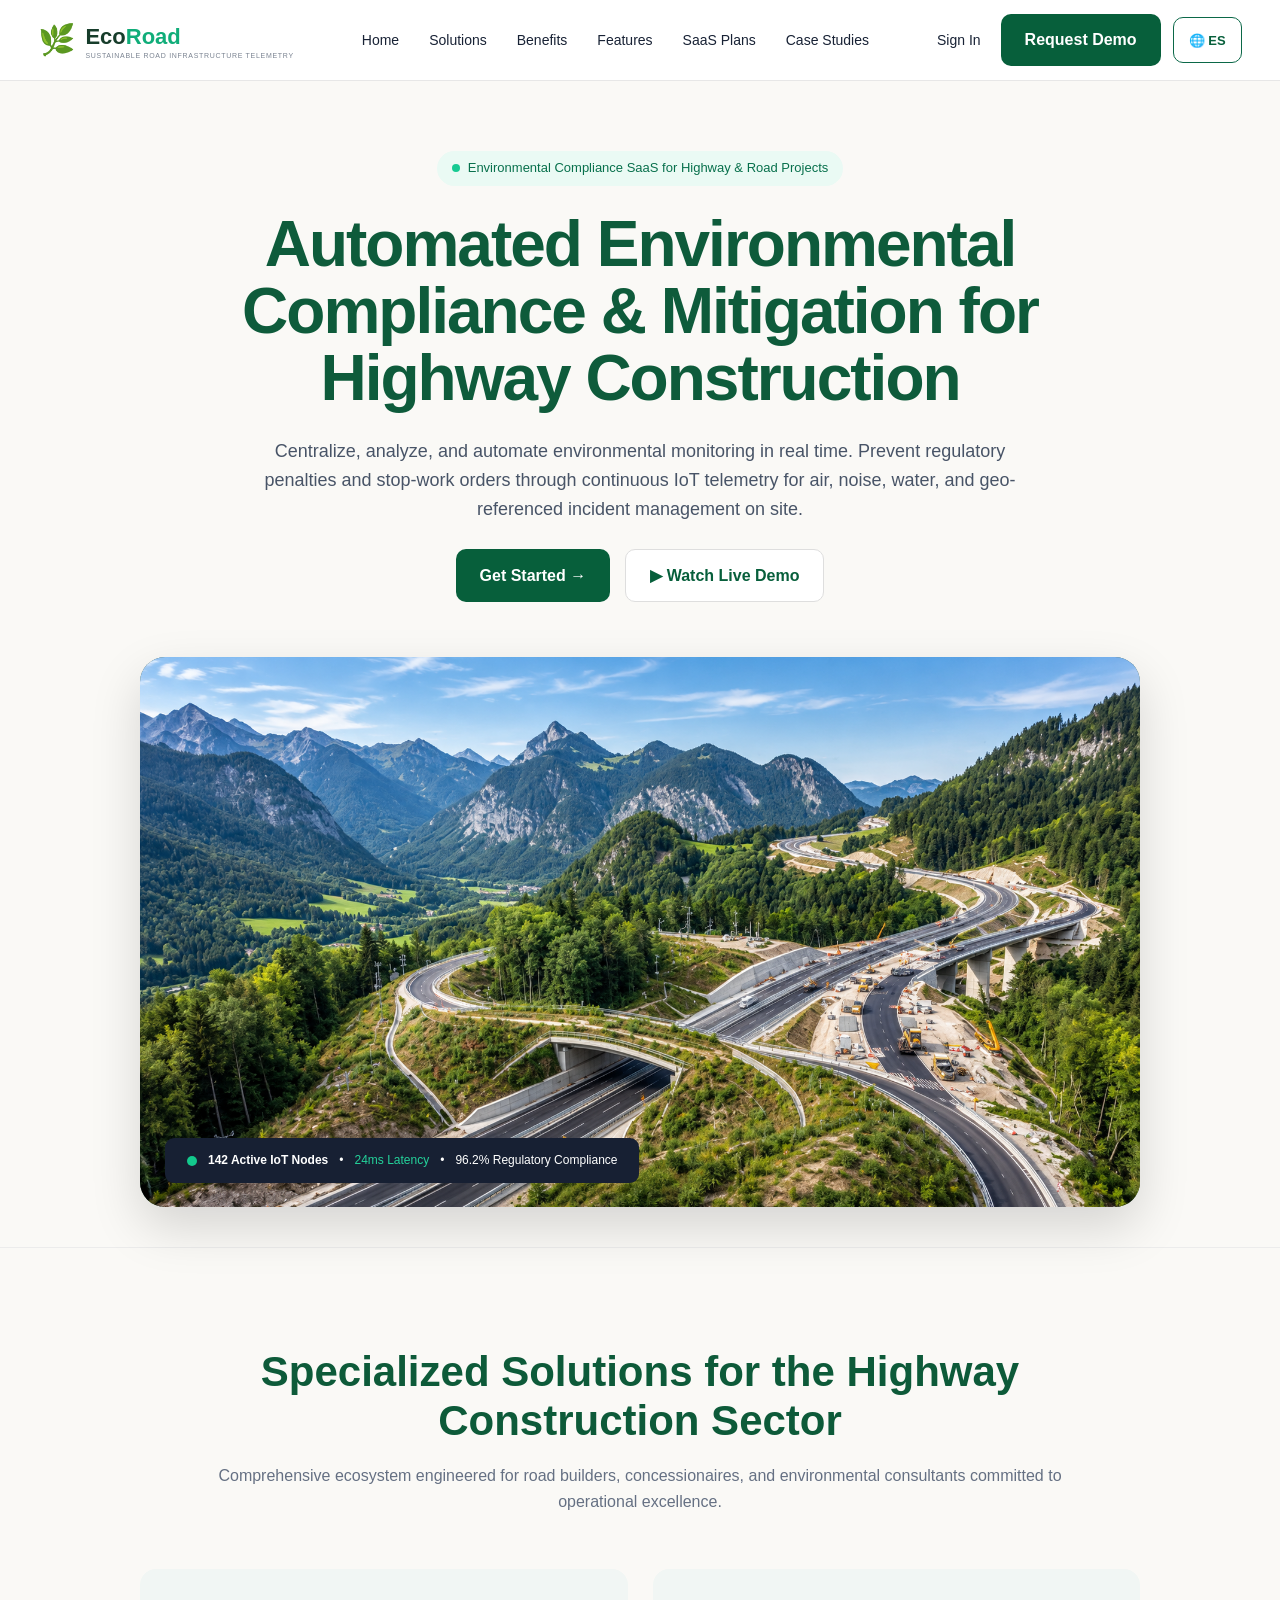
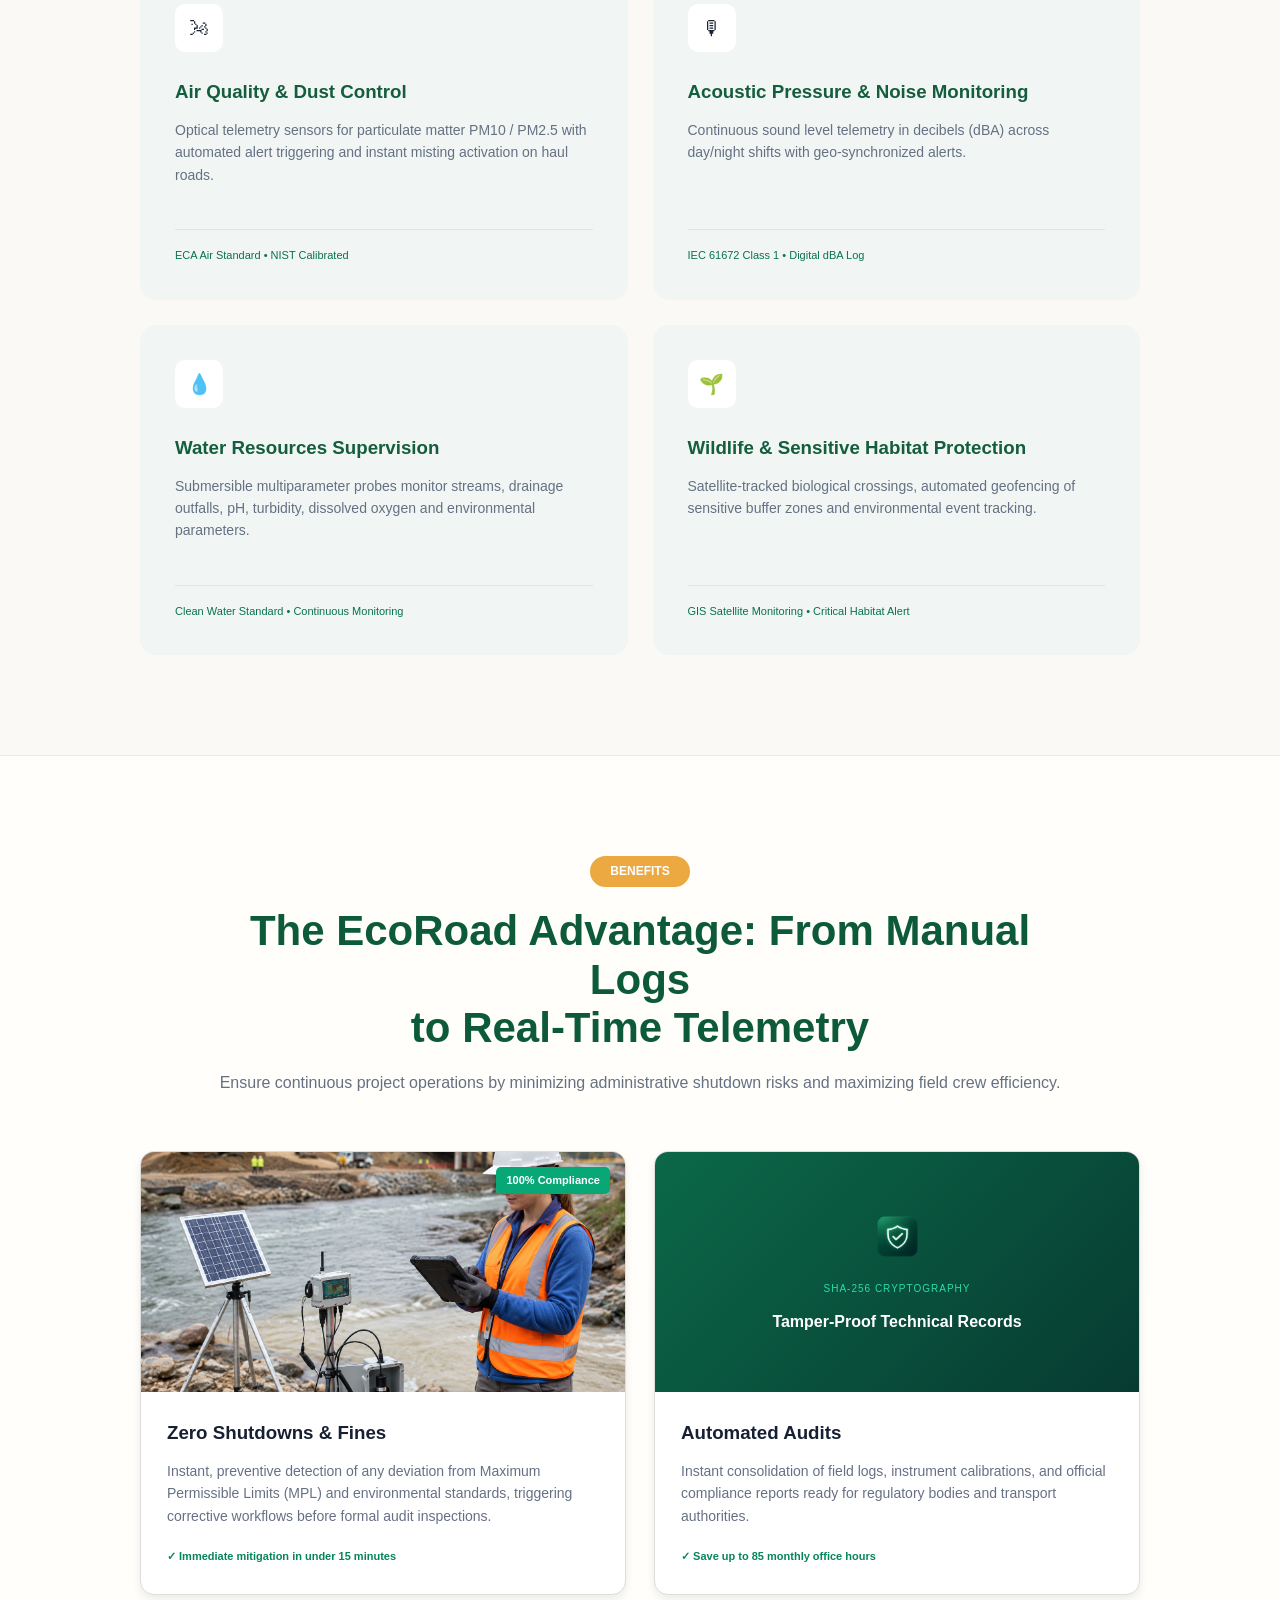
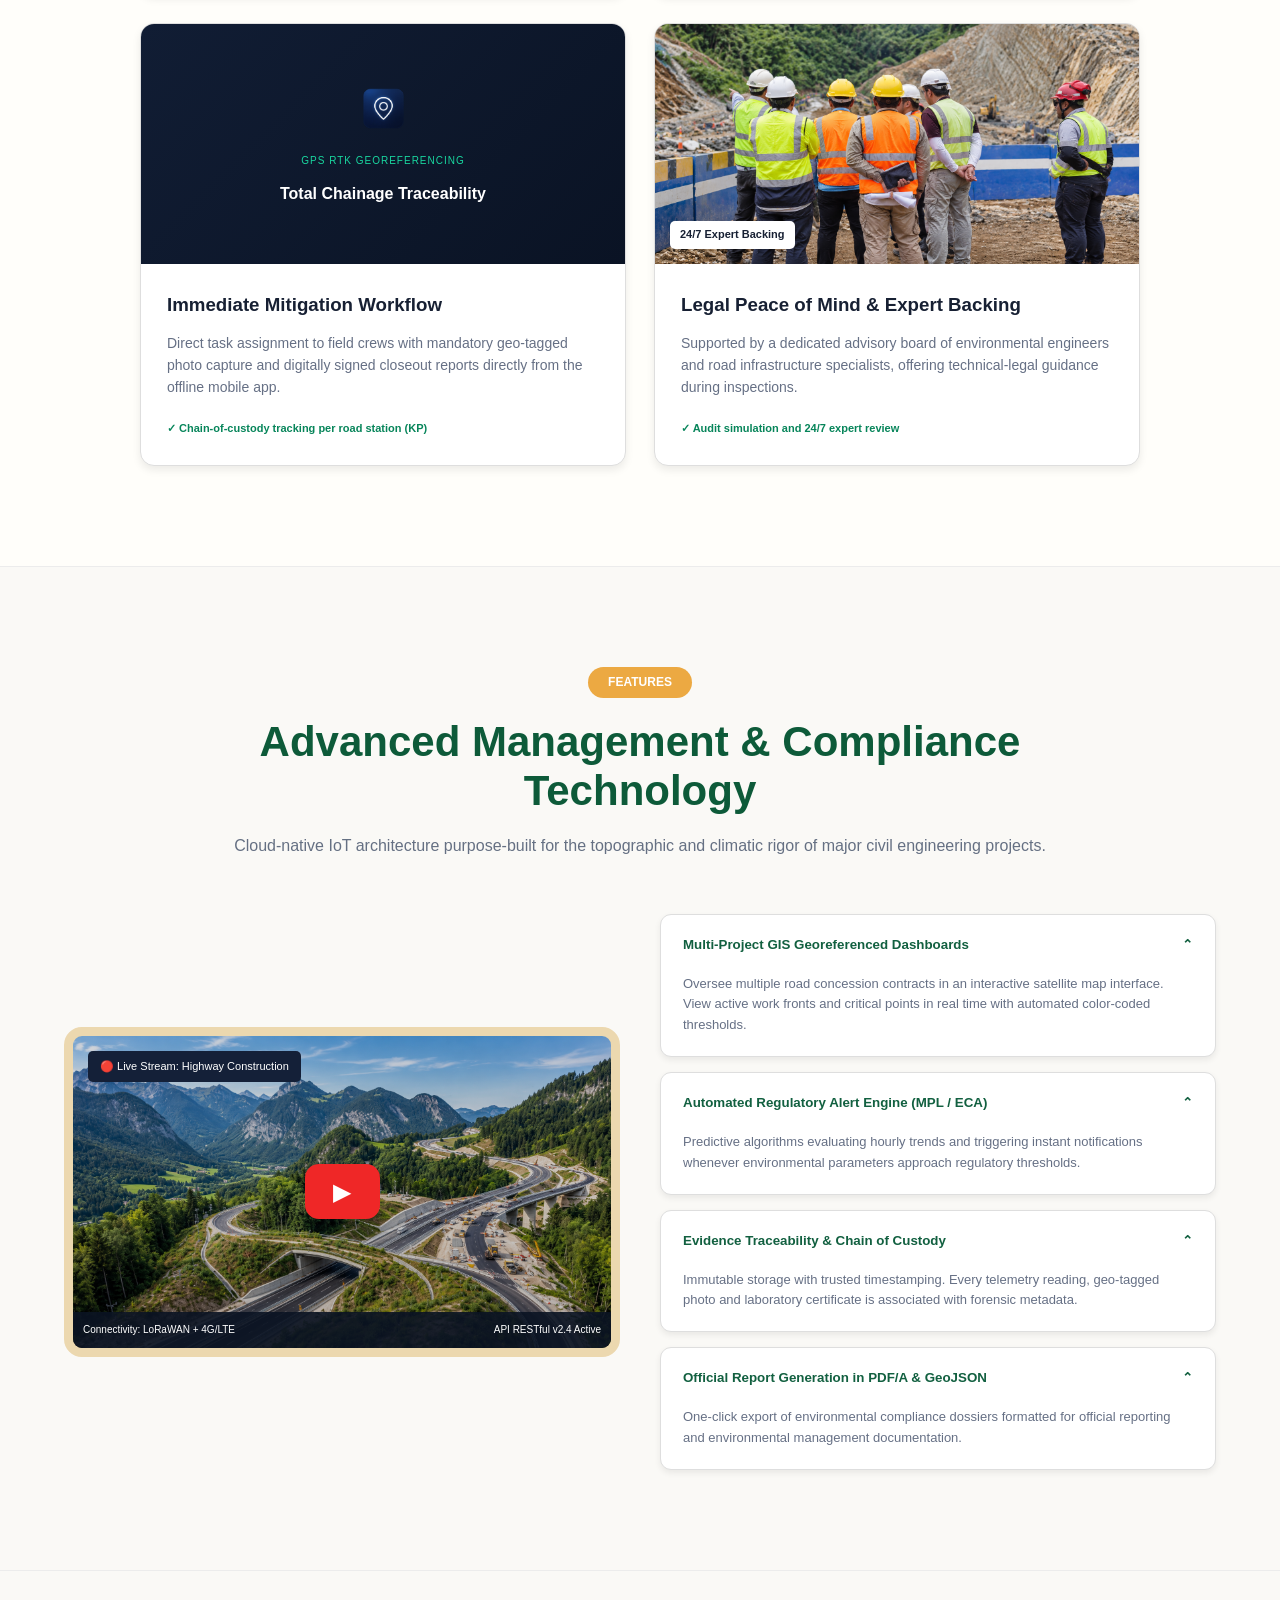
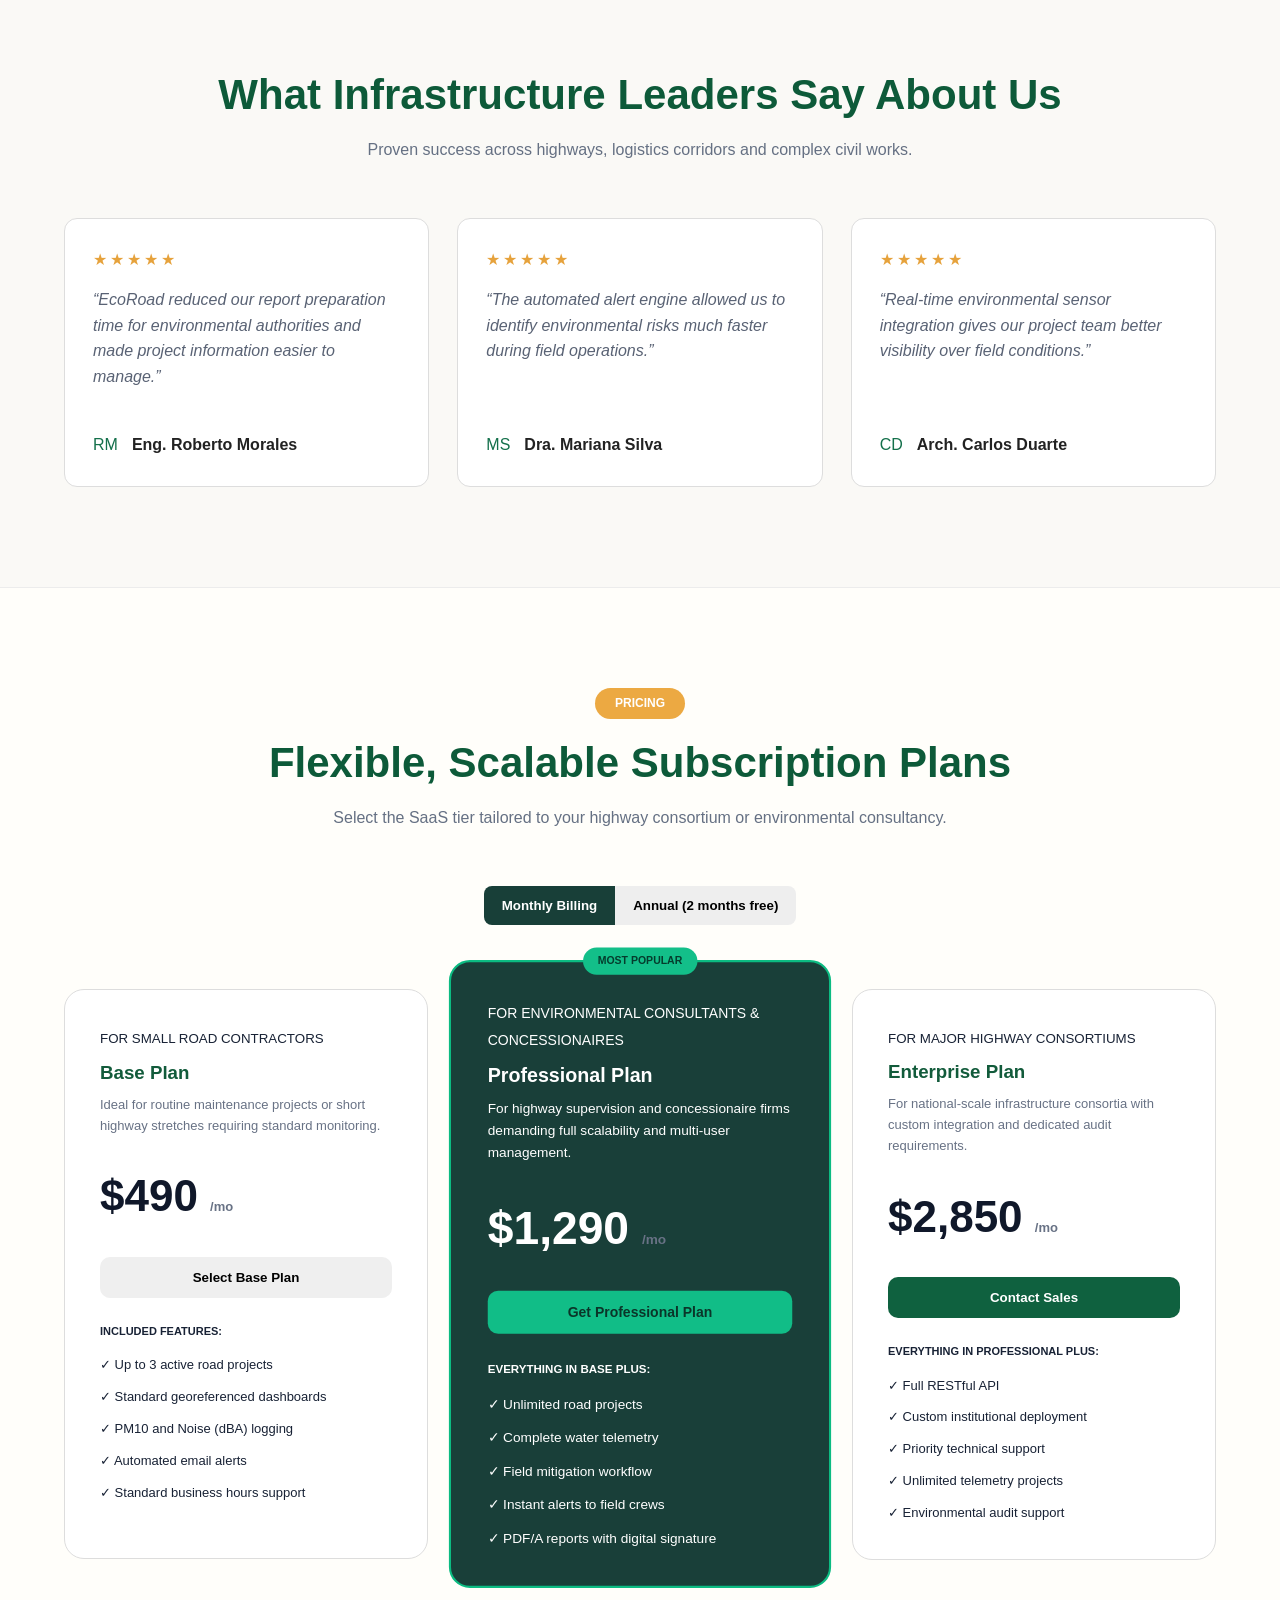
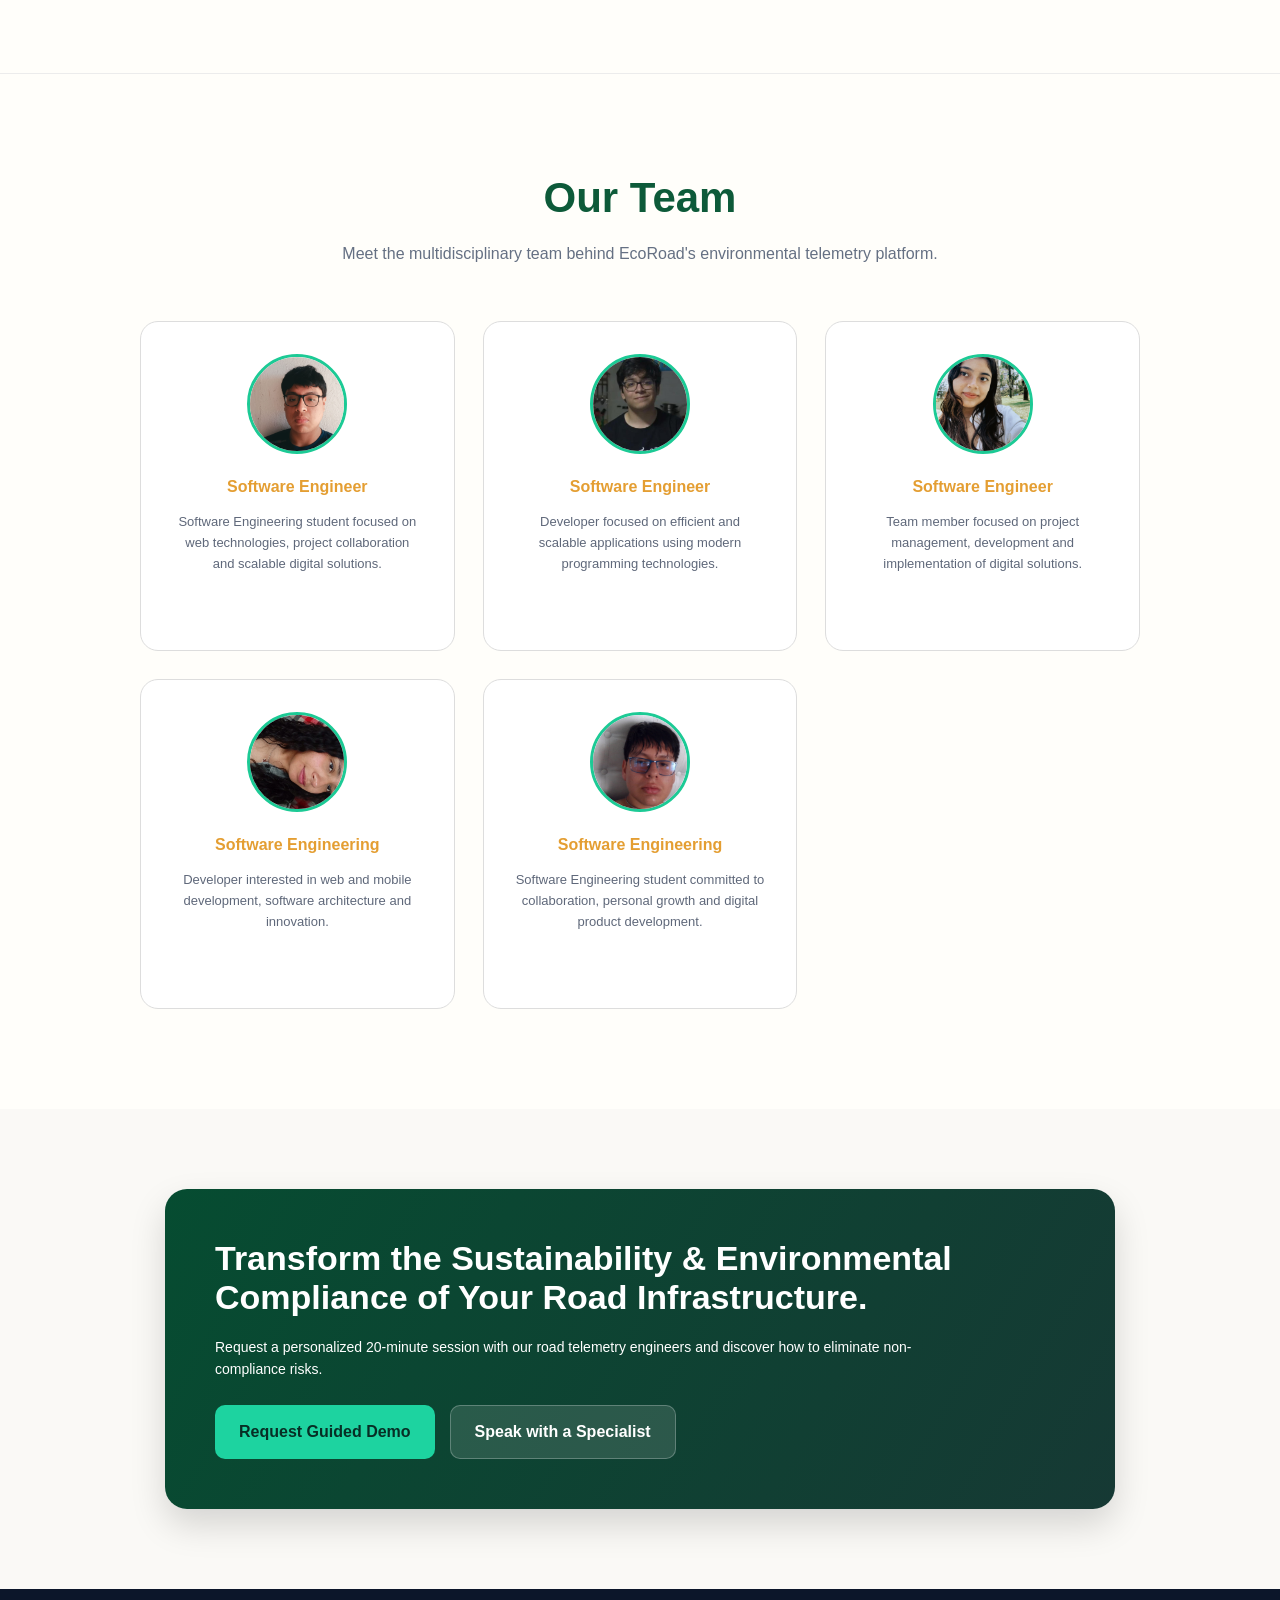
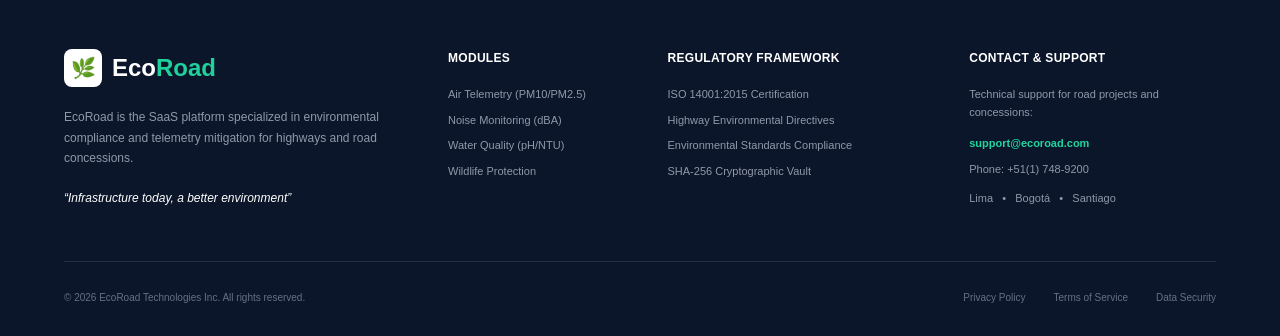
<file: ecoroad-website-main/index.html>
<!DOCTYPE html>
<html lang="en">

<head>

    <meta charset="UTF-8">

    <meta name="viewport"
          content="width=device-width, initial-scale=1.0">

    <title>
        EcoRoad | Environmental Road Monitoring
    </title>

    <link rel="stylesheet"
          href="assets/styles.css">

</head>


<body>


    <!-- ==================================================
         NAVBAR
    =================================================== -->

    <header class="header">

        <nav class="navbar">


            <!-- LOGO -->

            <a href="#home"
               class="logo">

                <div class="logo-icon">
                    🌿
                </div>

                <div>

                    <span class="logo-title">
                        Eco<span>Road</span>
                    </span>

                    <small>
                        SUSTAINABLE ROAD INFRASTRUCTURE TELEMETRY
                    </small>

                </div>

            </a>



            <!-- LINKS -->

            <div class="nav-links">

                <a href="#home">
                    Home
                </a>

                <a href="#solutions">
                    Solutions
                </a>

                <a href="#benefits">
                    Benefits
                </a>

                <a href="#features">
                    Features
                </a>

                <a href="#pricing">
                    SaaS Plans
                </a>

                <a href="#testimonials">
                    Case Studies
                </a>

            </div>



            <!-- ACTIONS -->

           <div class="nav-actions">
            <a href="#contact"
            class="signin"
            id="signInText">
            Sign In
            </a>

            <a href="#contact"
            class="btn btn-dark"
            id="requestDemoText">
            Request Demo
            </a>
            
            <button id="languageToggle"
            class="language-btn">
            🌐 ES
            </button>
            </div>


        </nav>

    </header>





    <main>


        <!-- ==================================================
             HERO
        =================================================== -->

        <section id="home"
                 class="hero">


            <div class="container">


                <div class="hero-badge">

                    <span></span>

                    Environmental Compliance SaaS for Highway & Road Projects

                </div>



                <h1>

                    Automated Environmental

                    <br>

                    Compliance & Mitigation for

                    <br>

                    Highway Construction

                </h1>



                <p class="hero-description">

                    Centralize, analyze, and automate environmental monitoring
                    in real time.

                    Prevent regulatory penalties and stop-work orders through
                    continuous IoT telemetry for air, noise, water, and
                    geo-referenced incident management on site.

                </p>



                <div class="hero-buttons">


                    <a href="#solutions"
                       class="btn btn-primary">

                        Get Started →

                    </a>


                    <a href="#features"
                       class="btn btn-outline">

                        ▶ Watch Live Demo

                    </a>


                </div>



                <div class="hero-image">


                    <img
                        src="assets/images/highway-hero.png"
                        alt="Highway infrastructure project"
                    >


                    <div class="telemetry-bar">


                        <span class="status-dot"></span>


                        <strong>
                            142 Active IoT Nodes
                        </strong>


                        <span>
                            •
                        </span>


                        <span class="green-text">
                            24ms Latency
                        </span>


                        <span>
                            •
                        </span>


                        <span>
                            96.2% Regulatory Compliance
                        </span>


                    </div>


                </div>


            </div>


        </section>





        <!-- ==================================================
             SOLUTIONS
        =================================================== -->

        <section id="solutions"
                 class="section">


            <div class="container">


                <div class="section-header">


                    <h2>

                        Specialized Solutions for the Highway

                        <br>

                        Construction Sector

                    </h2>


                    <p>

                        Comprehensive ecosystem engineered for road builders,
                        concessionaires, and environmental consultants committed
                        to operational excellence.

                    </p>


                </div>



                <div class="solutions-grid">


                    <!-- SOLUTION 1 -->

                    <article class="solution-card">


                        <div class="card-icon">
                            🌬
                        </div>


                        <h3>
                            Air Quality & Dust Control
                        </h3>


                        <p>

                            Optical telemetry sensors for particulate matter
                            PM10 / PM2.5 with automated alert triggering and
                            instant misting activation on haul roads.

                        </p>


                        <div class="card-footer">

                            ECA Air Standard

                            <span>•</span>

                            NIST Calibrated

                        </div>


                    </article>



                    <!-- SOLUTION 2 -->

                    <article class="solution-card">


                        <div class="card-icon">
                            🎙
                        </div>


                        <h3>
                            Acoustic Pressure & Noise Monitoring
                        </h3>


                        <p>

                            Continuous sound level telemetry in decibels (dBA)
                            across day/night shifts with geo-synchronized alerts.

                        </p>


                        <div class="card-footer">

                            IEC 61672 Class 1

                            <span>•</span>

                            Digital dBA Log

                        </div>


                    </article>



                    <!-- SOLUTION 3 -->

                    <article class="solution-card">


                        <div class="card-icon">
                            💧
                        </div>


                        <h3>
                            Water Resources Supervision
                        </h3>


                        <p>

                            Submersible multiparameter probes monitor streams,
                            drainage outfalls, pH, turbidity, dissolved oxygen
                            and environmental parameters.

                        </p>


                        <div class="card-footer">

                            Clean Water Standard

                            <span>•</span>

                            Continuous Monitoring

                        </div>


                    </article>



                    <!-- SOLUTION 4 -->

                    <article class="solution-card">


                        <div class="card-icon">
                            🌱
                        </div>


                        <h3>
                            Wildlife & Sensitive Habitat Protection
                        </h3>


                        <p>

                            Satellite-tracked biological crossings,
                            automated geofencing of sensitive buffer zones
                            and environmental event tracking.

                        </p>


                        <div class="card-footer">

                            GIS Satellite Monitoring

                            <span>•</span>

                            Critical Habitat Alert

                        </div>


                    </article>


                </div>


            </div>


        </section>





        <!-- ==================================================
             BENEFITS
        =================================================== -->

        <section id="benefits"
                 class="section benefits-section">


            <div class="container">


                <div class="section-header">


                    <div class="section-tag">
                        BENEFITS
                    </div>


                    <h2>

                        The EcoRoad Advantage: From Manual Logs

                        <br>

                        to Real-Time Telemetry

                    </h2>


                    <p>

                        Ensure continuous project operations by minimizing
                        administrative shutdown risks and maximizing field
                        crew efficiency.

                    </p>


                </div>



                <div class="benefits-grid">


                    <!-- ========================================
                         BENEFIT 1
                    ========================================= -->

                    <article class="benefit-card">


                        <div class="benefit-image">


                            <img
                                src="assets/images/chica-monitoreo.png"
                                alt="Environmental monitoring technician"
                            >


                            <span class="compliance">

                                100% Compliance

                            </span>


                        </div>



                        <div class="benefit-content">


                            <h3>
                                Zero Shutdowns & Fines
                            </h3>


                            <p>

                                Instant, preventive detection of any deviation
                                from Maximum Permissible Limits (MPL) and
                                environmental standards, triggering corrective
                                workflows before formal audit inspections.

                            </p>


                            <small>

                                ✓ Immediate mitigation in under 15 minutes

                            </small>


                        </div>


                    </article>





                    <!-- ========================================
                         BENEFIT 2
                    ========================================= -->

                    <article class="benefit-card">


                        <div class="benefit-dark">


                            <img
                                src="assets/images/escudo.png"
                                alt="Security icon"
                                class="benefit-icon"
                            >


                            <small>

                                SHA-256 CRYPTOGRAPHY

                            </small>


                            <strong>

                                Tamper-Proof Technical Records

                            </strong>


                        </div>



                        <div class="benefit-content">


                            <h3>
                                Automated Audits
                            </h3>


                            <p>

                                Instant consolidation of field logs,
                                instrument calibrations, and official
                                compliance reports ready for regulatory
                                bodies and transport authorities.

                            </p>


                            <small>

                                ✓ Save up to 85 monthly office hours

                            </small>


                        </div>


                    </article>





                    <!-- ========================================
                         BENEFIT 3
                    ========================================= -->

                    <article class="benefit-card">


                        <div class="benefit-blue">


                            <img
                                src="assets/images/gps.png"
                                alt="GPS georeferencing icon"
                                class="benefit-icon"
                            >


                            <small>

                                GPS RTK GEOREFERENCING

                            </small>


                            <strong>

                                Total Chainage Traceability

                            </strong>


                        </div>



                        <div class="benefit-content">


                            <h3>

                                Immediate Mitigation Workflow

                            </h3>


                            <p>

                                Direct task assignment to field crews
                                with mandatory geo-tagged photo capture
                                and digitally signed closeout reports
                                directly from the offline mobile app.

                            </p>


                            <small>

                                ✓ Chain-of-custody tracking per road station (KP)

                            </small>


                        </div>


                    </article>





                    <!-- ========================================
                         BENEFIT 4
                    ========================================= -->

                    <article class="benefit-card">


                        <div class="benefit-image">


                            <img
                                src="assets/images/equipo-obra.png"
                                alt="Road construction team"
                            >


                            <span class="expert-badge">

                                24/7 Expert Backing

                            </span>


                        </div>



                        <div class="benefit-content">


                            <h3>

                                Legal Peace of Mind & Expert Backing

                            </h3>


                            <p>

                                Supported by a dedicated advisory board
                                of environmental engineers and road
                                infrastructure specialists, offering
                                technical-legal guidance during inspections.

                            </p>


                            <small>

                                ✓ Audit simulation and 24/7 expert review

                            </small>


                        </div>


                    </article>


                </div>


            </div>


        </section>





        <!-- ==================================================
             FEATURES
        =================================================== -->

        <section id="features"
                 class="section features-section">


            <div class="container">


                <div class="section-header">


                    <div class="section-tag">

                        FEATURES

                    </div>


                    <h2>

                        Advanced Management & Compliance

                        <br>

                        Technology

                    </h2>


                    <p>

                        Cloud-native IoT architecture purpose-built for the
                        topographic and climatic rigor of major civil
                        engineering projects.

                    </p>


                </div>



                <div class="features-layout">


                    <!-- VIDEO / LIVE MONITORING -->

                    <div class="video-demo">


                        <div class="live-label">

                            🔴 Live Stream: Highway Construction

                        </div>


                        <button class="play-button">

                            ▶

                        </button>


                        <div class="video-status">


                            <span>

                                Connectivity: LoRaWAN + 4G/LTE

                            </span>


                            <span>

                                API RESTful v2.4 Active

                            </span>


                        </div>


                    </div>



                    <!-- FEATURE LIST -->

                    <div class="feature-list">



                        <article class="feature-item">


                            <button class="feature-title">

                                Multi-Project GIS Georeferenced Dashboards

                                <span>⌃</span>

                            </button>


                            <div class="feature-content">

                                Oversee multiple road concession contracts
                                in an interactive satellite map interface.
                                View active work fronts and critical points
                                in real time with automated color-coded
                                thresholds.

                            </div>


                        </article>



                        <article class="feature-item">


                            <button class="feature-title">

                                Automated Regulatory Alert Engine (MPL / ECA)

                                <span>⌃</span>

                            </button>


                            <div class="feature-content">

                                Predictive algorithms evaluating hourly trends
                                and triggering instant notifications whenever
                                environmental parameters approach regulatory
                                thresholds.

                            </div>


                        </article>



                        <article class="feature-item">


                            <button class="feature-title">

                                Evidence Traceability & Chain of Custody

                                <span>⌃</span>

                            </button>


                            <div class="feature-content">

                                Immutable storage with trusted timestamping.
                                Every telemetry reading, geo-tagged photo and
                                laboratory certificate is associated with
                                forensic metadata.

                            </div>


                        </article>



                        <article class="feature-item">


                            <button class="feature-title">

                                Official Report Generation in PDF/A & GeoJSON

                                <span>⌃</span>

                            </button>


                            <div class="feature-content">

                                One-click export of environmental compliance
                                dossiers formatted for official reporting
                                and environmental management documentation.

                            </div>


                        </article>


                    </div>


                </div>


            </div>


        </section>





        <!-- ==================================================
             TESTIMONIALS
        =================================================== -->

        <section id="testimonials"
                 class="section">


            <div class="container">


                <div class="section-header">


                    <h2>

                        What Infrastructure Leaders Say About Us

                    </h2>


                    <p>

                        Proven success across highways, logistics corridors
                        and complex civil works.

                    </p>


                </div>



                <div class="testimonials-grid">


                    <!-- TESTIMONIAL 1 -->

                    <article class="testimonial">


                        <div class="stars">
                            ★★★★★
                        </div>


                        <p>

                            “EcoRoad reduced our report preparation time for
                            environmental authorities and made project information
                            easier to manage.”

                        </p>


                        <div class="testimonial-user">


                            RM


                            <strong>

                                Eng. Roberto Morales

                            </strong>


                        </div>


                    </article>



                    <!-- TESTIMONIAL 2 -->

                    <article class="testimonial">


                        <div class="stars">
                            ★★★★★
                        </div>


                        <p>

                            “The automated alert engine allowed us to identify
                            environmental risks much faster during field operations.”

                        </p>


                        <div class="testimonial-user">


                            MS


                            <strong>

                                Dra. Mariana Silva

                            </strong>


                        </div>


                    </article>



                    <!-- TESTIMONIAL 3 -->

                    <article class="testimonial">


                        <div class="stars">
                            ★★★★★
                        </div>


                        <p>

                            “Real-time environmental sensor integration gives
                            our project team better visibility over field conditions.”

                        </p>


                        <div class="testimonial-user">


                            CD


                            <strong>

                                Arch. Carlos Duarte

                            </strong>


                        </div>


                    </article>


                </div>


            </div>


        </section>





        <!-- ==================================================
             PRICING
        =================================================== -->

        <section id="pricing"
                 class="section pricing-section">


            <div class="container">


                <div class="section-header">


                    <div class="section-tag">

                        PRICING

                    </div>


                    <h2>

                        Flexible, Scalable Subscription Plans

                    </h2>


                    <p>

                        Select the SaaS tier tailored to your highway consortium
                        or environmental consultancy.

                    </p>


                </div>



                <div class="billing-switch">


                    <button class="billing active">

                        Monthly Billing

                    </button>


                    <button class="billing">

                        Annual (2 months free)

                    </button>


                </div>



                <div class="pricing-grid">


                    <!-- BASE PLAN -->

                    <article class="price-card">


                        <small>

                            FOR SMALL ROAD CONTRACTORS

                        </small>


                        <h3>

                            Base Plan

                        </h3>


                        <p>

                            Ideal for routine maintenance projects or
                            short highway stretches requiring standard monitoring.

                        </p>


                        <div class="price">

                            $490

                            <span>/mo</span>

                        </div>


                        <button class="plan-button">

                            Select Base Plan

                        </button>


                        <h4>

                            INCLUDED FEATURES:

                        </h4>


                        <ul>

                            <li>
                                ✓ Up to 3 active road projects
                            </li>

                            <li>
                                ✓ Standard georeferenced dashboards
                            </li>

                            <li>
                                ✓ PM10 and Noise (dBA) logging
                            </li>

                            <li>
                                ✓ Automated email alerts
                            </li>

                            <li>
                                ✓ Standard business hours support
                            </li>

                        </ul>


                    </article>





                    <!-- PROFESSIONAL PLAN -->

                    <article class="price-card featured-plan">


                        <div class="popular">

                            MOST POPULAR

                        </div>


                        <small>

                            FOR ENVIRONMENTAL CONSULTANTS & CONCESSIONAIRES

                        </small>


                        <h3>

                            Professional Plan

                        </h3>


                        <p>

                            For highway supervision and concessionaire firms
                            demanding full scalability and multi-user management.

                        </p>


                        <div class="price">

                            $1,290

                            <span>/mo</span>

                        </div>


                        <button class="plan-button professional">

                            Get Professional Plan

                        </button>


                        <h4>

                            EVERYTHING IN BASE PLUS:

                        </h4>


                        <ul>

                            <li>
                                ✓ Unlimited road projects
                            </li>

                            <li>
                                ✓ Complete water telemetry
                            </li>

                            <li>
                                ✓ Field mitigation workflow
                            </li>

                            <li>
                                ✓ Instant alerts to field crews
                            </li>

                            <li>
                                ✓ PDF/A reports with digital signature
                            </li>

                        </ul>


                    </article>





                    <!-- ENTERPRISE PLAN -->

                    <article class="price-card">


                        <small>

                            FOR MAJOR HIGHWAY CONSORTIUMS

                        </small>


                        <h3>

                            Enterprise Plan

                        </h3>


                        <p>

                            For national-scale infrastructure consortia with
                            custom integration and dedicated audit requirements.

                        </p>


                        <div class="price">

                            $2,850

                            <span>/mo</span>

                        </div>


                        <button class="plan-button enterprise">

                            Contact Sales

                        </button>


                        <h4>

                            EVERYTHING IN PROFESSIONAL PLUS:

                        </h4>


                        <ul>

                            <li>
                                ✓ Full RESTful API
                            </li>

                            <li>
                                ✓ Custom institutional deployment
                            </li>

                            <li>
                                ✓ Priority technical support
                            </li>

                            <li>
                                ✓ Unlimited telemetry projects
                            </li>

                            <li>
                                ✓ Environmental audit support
                            </li>

                        </ul>


                    </article>


                </div>


            </div>


        </section>




<!-- ==================================================
     TEAM
=================================================== -->

<section id="team"
         class="section team-section">

    <div class="container">

        <div class="section-header">

            <h2>
                Our Team
            </h2>

            <p>
                Meet the multidisciplinary team behind EcoRoad's
                environmental telemetry platform.
            </p>

        </div>


        <div class="team-grid">


            <!-- PERSON 1 -->

            <article class="team-card">

                <div class="avatar">

                    <img
                        src="assets/images/Andy.png"
                        alt="EcoRoad team member"
                    >

                </div>

                <h3>
                    Software Engineer
                </h3>

                <p>
                    Software Engineering student focused on web
                    technologies, project collaboration and scalable
                    digital solutions.
                </p>

            </article>



            <!-- PERSON 2 -->

            <article class="team-card">

                <div class="avatar">

                    <img
                        src="assets/images/Eduardo.png"
                        alt="EcoRoad team member"
                    >

                </div>

                <h3>
                    Software Engineer
                </h3>

                <p>
                    Developer focused on efficient and scalable
                    applications using modern programming technologies.
                </p>

            </article>



            <!-- PERSON 3 -->

            <article class="team-card">

                <div class="avatar">

                    <img
                        src="assets/images/Cristina.jpeg"
                        alt="EcoRoad team member"
                    >

                </div>

                <h3>
                    Software Engineer
                </h3>

                <p>
                    Team member focused on project management,
                    development and implementation of digital solutions.
                </p>

            </article>



            <!-- PERSON 4 -->

            <article class="team-card">

                <div class="avatar">

                    <img
                        src="assets/images/Alisee.png"
                        alt="EcoRoad team member"
                    >

                </div>

                <h3>
                    Software Engineering
                </h3>

                <p>
                    Developer interested in web and mobile development,
                    software architecture and innovation.
                </p>

            </article>



            <!-- PERSON 5 -->

            <article class="team-card">

                <div class="avatar">

                    <img
                        src="assets/images/Miguel.png"
                        alt="EcoRoad team member"
                    >

                </div>

                <h3>
                    Software Engineering
                </h3>

                <p>
                    Software Engineering student committed to
                    collaboration, personal growth and digital
                    product development.
                </p>

            </article>


        </div>

    </div>

</section>
<!-- ==================================================
     CONTACT / CTA
=================================================== -->

<section id="contact" class="contact-section">

    <div class="container">

        <div class="cta">

            <h2>
                Transform the Sustainability & Environmental
                <br>
                Compliance of Your Road Infrastructure.
            </h2>

            <p>
                Request a personalized 20-minute session with our road telemetry
                engineers and discover how to eliminate non-compliance risks.
            </p>

            <div class="cta-buttons">

                <a href="#contact" class="btn btn-light">
                    Request Guided Demo
                </a>

                <a href="#contact" class="btn btn-transparent">
                    Speak with a Specialist
                </a>

            </div>

        </div>

    </div>

</section>
<footer class="footer">

    <div class="container footer-grid">

        <!-- ECOROAD -->
        <div class="footer-brand">

            <div class="footer-logo">
                <span class="footer-logo-icon">🌿</span>

                <h2>
                    Eco<span>Road</span>
                </h2>
            </div>

            <p>
                EcoRoad is the SaaS platform specialized in environmental
                compliance and telemetry mitigation for highways and road
                concessions.
            </p>

            <em>
                “Infrastructure today, a better environment”
            </em>

        </div>


        <!-- MODULES -->
        <div class="footer-column">

            <h4>MODULES</h4>

            <p>Air Telemetry (PM10/PM2.5)</p>
            <p>Noise Monitoring (dBA)</p>
            <p>Water Quality (pH/NTU)</p>
            <p>Wildlife Protection</p>

        </div>


        <!-- REGULATORY FRAMEWORK -->
        <div class="footer-column">

            <h4>REGULATORY FRAMEWORK</h4>

            <p>ISO 14001:2015 Certification</p>
            <p>Highway Environmental Directives</p>
            <p>Environmental Standards Compliance</p>
            <p>SHA-256 Cryptographic Vault</p>

        </div>


        <!-- CONTACT -->
        <div class="footer-column">

            <h4>CONTACT & SUPPORT</h4>

            <p>
                Technical support for road projects and concessions:
            </p>

            <a href="mailto:support@ecoroad.com">
                support@ecoroad.com
            </a>

            <p>
                Phone: +51(1) 748-9200
            </p>

            <p class="footer-cities">
                Lima &nbsp; • &nbsp; Bogotá &nbsp; • &nbsp; Santiago
            </p>

        </div>

    </div>


    <div class="footer-bottom">

        <p>
            © 2026 EcoRoad Technologies Inc. All rights reserved.
        </p>

        <div class="footer-links">

            <a href="#">Privacy Policy</a>
            <a href="#">Terms of Service</a>
            <a href="#">Data Security</a>

        </div>

    </div>

</footer>




    <script src="assets/script.js"></script>


</body>

</html>
</file>
<file: ecoroad-website-main/assets/styles.css>
/* =========================================================
   ECOROAD LANDING PAGE
   ========================================================= */


/* =========================================================
   RESET
   ========================================================= */

* {
    margin: 0;
    padding: 0;
    box-sizing: border-box;
}

html {
    scroll-behavior: smooth;
}

body {
    font-family: Arial, Helvetica, sans-serif;
    background: #faf9f6;
    color: #182235;
    line-height: 1.6;
    overflow-x: hidden;
}

a {
    text-decoration: none;
    color: inherit;
}

button {
    font-family: inherit;
    cursor: pointer;
}

img {
    max-width: 100%;
    display: block;
}

.container {
    width: min(1200px, 90%);
    margin: 0 auto;
}


/* =========================================================
   NAVBAR
   ========================================================= */

.header {
    position: sticky;
    top: 0;
    z-index: 1000;

    background: rgba(255, 255, 255, 0.97);

    border-bottom: 1px solid #e7e7e7;
}

.navbar {
    width: min(1300px, 94%);
    min-height: 80px;

    margin: auto;

    display: flex;
    align-items: center;
    justify-content: space-between;

    gap: 30px;
}


/* ================= LOGO ================= */

.logo {
    display: flex;
    align-items: center;

    gap: 10px;
}

.logo-icon {
    font-size: 30px;
}

.logo-title {
    font-size: 22px;
    font-weight: 800;

    color: #173d2b;
}

.logo-title span {
    color: #10ad79;
}

.logo small {
    display: block;

    margin-top: -4px;

    font-size: 7px;

    letter-spacing: 0.7px;

    color: #7a8391;
}


/* ================= LINKS ================= */

.nav-links {
    display: flex;
    align-items: center;

    gap: 30px;

    font-size: 14px;
}

.nav-links a {
    transition: 0.2s;
}

.nav-links a:hover {
    color: #08724a;
}


/* ================= NAV ACTIONS ================= */

.nav-actions {
    display: flex;
    align-items: center;

    gap: 12px;
}

.signin {
    margin-right: 8px;

    font-size: 14px;
}


/* =========================================================
   BUTTONS
   ========================================================= */

.btn {
    display: inline-flex;

    align-items: center;
    justify-content: center;

    padding: 13px 24px;

    border: none;

    border-radius: 10px;

    font-weight: 600;

    transition:
        transform 0.2s,
        box-shadow 0.2s,
        background 0.2s;
}

.btn:hover {
    transform: translateY(-2px);

    box-shadow: 0 8px 18px rgba(0, 0, 0, 0.08);
}

.btn-dark,
.btn-primary {
    background: #075f3b;

    color: white;
}

.btn-dark:hover,
.btn-primary:hover {
    background: #064c31;
}

.btn-outline {
    background: white;

    border: 1px solid #dedede;

    color: #075f3b;
}


/* =========================================================
   LANGUAGE BUTTON
   ========================================================= */

.language-btn {
    height: 46px;

    padding: 0 15px;

    display: inline-flex;

    align-items: center;
    justify-content: center;

    gap: 5px;

    border: 1px solid #0b6848;

    border-radius: 10px;

    background: white;

    color: #075f3b;

    font-size: 13px;
    font-weight: 700;

    cursor: pointer;

    white-space: nowrap;

    transition:
        background 0.2s,
        color 0.2s,
        transform 0.2s,
        box-shadow 0.2s;
}

.language-btn:hover {
    background: #eafaf4;

    color: #064c31;

    transform: translateY(-2px);

    box-shadow: 0 6px 14px rgba(0, 0, 0, 0.06);
}


/* =========================================================
   HERO
   ========================================================= */

.hero {
    padding: 70px 0 40px;

    text-align: center;
}

.hero-badge {
    display: inline-flex;

    align-items: center;

    gap: 8px;

    padding: 7px 15px;

    border-radius: 30px;

    background: #eafaf4;

    color: #08704c;

    font-size: 13px;
}

.hero-badge span {
    width: 8px;
    height: 8px;

    flex-shrink: 0;

    border-radius: 50%;

    background: #17ca92;
}

.hero h1 {
    margin-top: 25px;

    font-size: clamp(38px, 5vw, 64px);

    line-height: 1.05;

    letter-spacing: -2px;

    color: #0e5b3b;
}

.hero-description {
    max-width: 780px;

    margin: 25px auto;

    font-size: 18px;

    color: #485467;
}

.hero-buttons {
    display: flex;

    justify-content: center;

    gap: 15px;

    margin-bottom: 55px;
}


/* ================= HERO IMAGE ================= */

.hero-image {
    position: relative;

    max-width: 1000px;
    height: 550px;

    margin: auto;

    border-radius: 25px;

    overflow: hidden;

    background: #365c4e;

    box-shadow: 0 20px 50px rgba(0, 0, 0, 0.15);
}

.hero-image img {
    width: 100%;
    height: 100%;

    object-fit: cover;
}


/* ================= TELEMETRY ================= */

.telemetry-bar {
    position: absolute;

    bottom: 24px;
    left: 25px;

    display: flex;

    align-items: center;

    gap: 11px;

    padding: 13px 22px;

    border-radius: 9px;

    background: #172033;

    color: white;

    font-size: 12px;
}

.status-dot {
    width: 10px;
    height: 10px;

    flex-shrink: 0;

    border-radius: 50%;

    background: #13c98d;
}

.green-text {
    color: #24d39b;
}


/* =========================================================
   GENERAL SECTIONS
   ========================================================= */

.section {
    padding: 100px 0;

    border-top: 1px solid #ececec;
}

.section-header {
    max-width: 850px;

    margin: 0 auto 55px;

    text-align: center;
}

.section-header h2 {
    margin-bottom: 18px;

    font-size: clamp(30px, 4vw, 42px);

    line-height: 1.15;

    color: #0d5a39;
}

.section-header p {
    color: #657083;
}

.section-tag {
    display: inline-block;

    margin-bottom: 20px;

    padding: 6px 20px;

    border-radius: 50px;

    background: #eca942;

    color: white;

    font-size: 12px;
    font-weight: 700;
}


/* =========================================================
   SOLUTIONS
   ========================================================= */

.solutions-grid {
    max-width: 1000px;

    margin: auto;

    display: grid;

    grid-template-columns: repeat(2, 1fr);

    gap: 25px;
}

.solution-card {
    padding: 35px;

    border-radius: 16px;

    background: #f1f6f4;

    transition: 0.25s;
}

.solution-card:hover {
    transform: translateY(-4px);

    box-shadow: 0 12px 25px rgba(0, 0, 0, 0.07);
}

.card-icon {
    width: 48px;
    height: 48px;

    margin-bottom: 25px;

    display: grid;

    place-items: center;

    border-radius: 10px;

    background: white;

    font-size: 20px;
}

.solution-card h3 {
    margin-bottom: 12px;

    color: #145d3d;
}

.solution-card p {
    min-height: 90px;

    font-size: 14px;

    color: #657083;
}

.card-footer {
    margin-top: 20px;

    padding-top: 17px;

    border-top: 1px solid #dde8e3;

    color: #08734d;

    font-size: 11px;
}


/* =========================================================
   BENEFITS
   ========================================================= */

.benefits-section {
    background: #fffefa;
}

.benefits-grid {
    max-width: 1000px;

    margin: auto;

    display: grid;

    grid-template-columns: repeat(2, 1fr);

    gap: 28px;
}

.benefit-card {
    overflow: hidden;

    background: white;

    border: 1px solid #dedede;

    border-radius: 14px;

    box-shadow: 0 4px 9px rgba(0, 0, 0, 0.08);
}


/* ================= BENEFIT IMAGES ================= */

.benefit-image {
    position: relative;

    width: 100%;
    height: 240px;

    overflow: hidden;

    background: #efefef;
}

.benefit-image img {
    width: 100%;
    height: 100%;

    object-fit: cover;
}


/* ================= COMPLIANCE ================= */

.compliance {
    position: absolute;

    top: 15px;
    right: 15px;

    padding: 5px 10px;

    border-radius: 5px;

    background: #08a876;

    color: white;

    font-size: 11px;
    font-weight: 600;
}


/* ================= EXPERT BADGE ================= */

.expert-badge {
    position: absolute;

    bottom: 15px;
    left: 15px;

    padding: 5px 10px;

    border-radius: 5px;

    background: white;

    color: #172033;

    font-size: 11px;
    font-weight: 600;

    box-shadow: 0 3px 8px rgba(0, 0, 0, 0.13);
}


/* ================= GREEN BENEFIT ================= */

.benefit-dark {
    height: 240px;

    display: flex;

    flex-direction: column;

    align-items: center;
    justify-content: center;

    gap: 12px;

    background:
        linear-gradient(
            135deg,
            #0b6848,
            #073b31
        );

    color: white;
}

.benefit-dark small {
    color: #2bdca8;

    font-size: 10px;

    letter-spacing: 1px;
}

.benefit-dark strong {
    font-size: 16px;

    text-align: center;
}


/* ================= BLUE BENEFIT ================= */

.benefit-blue {
    height: 240px;

    display: flex;

    flex-direction: column;

    align-items: center;
    justify-content: center;

    gap: 12px;

    background:
        linear-gradient(
            135deg,
            #111d34,
            #0a1324
        );

    color: white;
}

.benefit-blue small {
    color: #19d8a0;

    font-size: 10px;

    letter-spacing: 1px;
}

.benefit-blue strong {
    font-size: 16px;

    text-align: center;
}


/* ================= BENEFIT ICONS ================= */

.benefit-icon {
    width: 55px;
    height: 55px;

    object-fit: contain;

    margin-bottom: 5px;
}


/* ================= BENEFIT CONTENT ================= */

.benefit-content {
    padding: 26px;
}

.benefit-content h3 {
    margin-bottom: 12px;

    color: #172033;
}

.benefit-content p {
    margin-bottom: 15px;

    color: #667085;

    font-size: 14px;
}

.benefit-content small {
    color: #07855a;

    font-size: 11px;
    font-weight: 600;
}


/* =========================================================
   FEATURES
   ========================================================= */

.features-layout {
    display: grid;

    grid-template-columns: 1fr 1fr;

    align-items: center;

    gap: 40px;
}


/* ================= VIDEO ================= */

.video-demo {
    position: relative;

    min-height: 330px;

    display: flex;

    align-items: center;
    justify-content: center;

    overflow: hidden;

    border: 9px solid #ecd8af;

    border-radius: 18px;

    background:
        linear-gradient(
            rgba(0, 0, 0, 0.15),
            rgba(0, 0, 0, 0.25)
        ),
        url("images/highway-hero.png")
        center / cover
        no-repeat;
}

.live-label {
    position: absolute;

    top: 15px;
    left: 15px;

    padding: 7px 12px;

    border-radius: 5px;

    background: #142038;

    color: white;

    font-size: 11px;
}

.play-button {
    width: 75px;
    height: 55px;

    border: none;

    border-radius: 14px;

    background: #ef2727;

    color: white;

    font-size: 24px;
}

.video-status {
    position: absolute;

    bottom: 0;
    left: 0;
    right: 0;

    display: flex;

    justify-content: space-between;

    gap: 10px;

    padding: 10px;

    background: rgba(10, 19, 35, 0.9);

    color: white;

    font-size: 10px;
}


/* ================= FEATURE LIST ================= */

.feature-list {
    display: flex;

    flex-direction: column;

    gap: 15px;
}

.feature-item {
    overflow: hidden;

    background: white;

    border: 1px solid #dedede;

    border-radius: 11px;

    box-shadow: 0 3px 6px rgba(0, 0, 0, 0.07);
}

.feature-title {
    width: 100%;

    display: flex;

    justify-content: space-between;

    gap: 15px;

    padding: 22px;

    border: none;

    background: transparent;

    color: #126040;

    font-weight: 700;

    text-align: left;
}

.feature-content {
    padding: 0 22px 20px;

    color: #667085;

    font-size: 13px;
}


/* =========================================================
   TESTIMONIALS
   ========================================================= */

.testimonials-grid {
    display: grid;

    grid-template-columns: repeat(3, 1fr);

    gap: 28px;
}

.testimonial {
    padding: 28px;

    background: white;

    border: 1px solid #ddd;

    border-radius: 13px;
}

.stars {
    margin-bottom: 15px;

    color: #e6a23c;

    letter-spacing: 3px;
}

.testimonial p {
    min-height: 130px;

    color: #596274;

    font-style: italic;
}

.testimonial-user {
    margin-top: 15px;

    display: flex;

    align-items: center;

    gap: 14px;

    color: #14704b;
}

.testimonial-user strong {
    color: #222;
}


/* =========================================================
   PRICING
   ========================================================= */

.pricing-section {
    background: #fffefa;
}

.billing-switch {
    display: flex;

    justify-content: center;

    margin-bottom: 50px;
}

.billing {
    padding: 12px 18px;

    border: none;

    background: #eee;

    font-weight: 600;
}

.billing:first-child {
    border-radius: 8px 0 0 8px;
}

.billing:last-child {
    border-radius: 0 8px 8px 0;
}

.billing.active {
    background: #183f38;

    color: white;
}


/* ================= PRICING GRID ================= */

.pricing-grid {
    display: grid;

    grid-template-columns: repeat(3, 1fr);

    align-items: center;

    gap: 30px;
}

.price-card {
    position: relative;

    min-height: 570px;

    padding: 35px;

    background: white;

    border: 1px solid #ddd;

    border-radius: 20px;
}

.price-card h3 {
    margin: 7px 0;

    color: #125b3b;
}

.price-card p {
    color: #687285;

    font-size: 13px;
}

.price {
    margin: 25px 0;

    color: #10182a;

    font-size: 44px;
    font-weight: 800;
}

.price span {
    color: #687285;

    font-size: 13px;
}

.plan-button {
    width: 100%;

    margin-bottom: 25px;

    padding: 13px;

    border: none;

    border-radius: 10px;

    font-weight: 700;
}

.price-card h4 {
    margin-bottom: 15px;

    font-size: 11px;
}

.price-card ul {
    display: flex;

    flex-direction: column;

    gap: 11px;

    list-style: none;

    font-size: 13px;
}


/* ================= PROFESSIONAL ================= */

.featured-plan {
    transform: scale(1.05);

    background: #193f39;

    color: white;

    border: 2px solid #0cbb82;
}

.featured-plan h3,
.featured-plan .price,
.featured-plan p {
    color: white;
}

.popular {
    position: absolute;

    top: -14px;
    left: 50%;

    transform: translateX(-50%);

    padding: 5px 14px;

    border-radius: 20px;

    background: #13bf89;

    color: #053c2d;

    font-size: 10px;
    font-weight: 800;

    white-space: nowrap;
}

.professional {
    background: #11bd87;

    color: #0b3529;
}

.enterprise {
    background: #0f613f;

    color: white;
}


/* =========================================================
   TEAM
   ========================================================= */

.team-section {
    background: #fffefa;
}

.team-grid {
    max-width: 1000px;

    margin: auto;

    display: grid;

    grid-template-columns: repeat(3, 1fr);

    gap: 28px;
}

.team-card {
    min-height: 330px;

    padding: 32px;

    background: white;

    border: 1px solid #ddd;

    border-radius: 18px;

    text-align: center;
}

.avatar {
    width: 100px;
    height: 100px;

    margin: 0 auto 20px;

    border-radius: 50%;

    overflow: hidden;

    border: 3px solid #1cca95;

    background: #dcf7ee;
}

.avatar img {
    width: 100%;
    height: 100%;

    object-fit: cover;
}

.team-card h3 {
    margin-bottom: 12px;

    color: #e49e32;

    font-size: 16px;
}

.team-card p {
    color: #5f687a;

    font-size: 13px;
}


/* =========================================================
   CONTACT / CTA
   ========================================================= */

.contact-section {
    padding: 80px 0 0;
}

.cta {
    max-width: 950px;

    margin: auto;

    padding: 50px;

    border-radius: 22px;

    background:
        linear-gradient(
            120deg,
            #064c31,
            #163934
        );

    color: white;

    box-shadow: 0 16px 35px rgba(0, 0, 0, 0.15);
}

.cta h2 {
    margin-bottom: 18px;

    font-size: 34px;

    line-height: 1.15;
}

.cta p {
    max-width: 700px;

    font-size: 14px;
}

.cta-buttons {
    display: flex;

    gap: 15px;

    margin-top: 25px;
}

.btn-light {
    background: #1dd3a0;

    color: #072e25;
}

.btn-transparent {
    background: rgba(255, 255, 255, 0.12);

    border: 1px solid rgba(255, 255, 255, 0.25);

    color: white;
}


/* =========================================================
   FOOTER
   ========================================================= */

.footer {
    margin-top: 80px;

    padding: 60px 0 30px;

    background: #0c162a;

    color: #8f99aa;
}


/* ================= FOOTER GRID ================= */

.footer-grid {
    display: grid;

    grid-template-columns: 2fr 1fr 1.5fr 1.5fr;

    gap: 55px;
}


/* ================= FOOTER BRAND ================= */

.footer-brand {
    max-width: 320px;
}

.footer-logo {
    display: flex;

    align-items: center;

    gap: 10px;

    margin-bottom: 20px;
}

.footer-logo-icon {
    width: 38px;
    height: 38px;

    display: flex;

    align-items: center;
    justify-content: center;

    flex-shrink: 0;

    border-radius: 8px;

    background: white;

    font-size: 20px;
}

.footer-logo h2 {
    margin: 0;

    color: white;

    font-size: 24px;
}

.footer-logo h2 span {
    color: #20d19b;
}

.footer-brand p {
    margin-bottom: 16px;

    color: #8f99aa;

    font-size: 12px;

    line-height: 1.7;
}

.footer-brand em {
    color: white;

    font-size: 12px;
}


/* ================= FOOTER COLUMNS ================= */

.footer-column h4 {
    margin-bottom: 18px;

    color: white;

    font-size: 12px;

    letter-spacing: 0.3px;
}

.footer-column p {
    margin-bottom: 8px;

    color: #8f99aa;

    font-size: 11px;

    line-height: 1.6;
}

.footer-column a {
    display: inline-block;

    margin-bottom: 8px;

    color: #21d5a0;

    font-size: 11px;
    font-weight: 600;
}

.footer-column a:hover {
    text-decoration: underline;
}

.footer-cities {
    margin-top: 12px;
}


/* ================= FOOTER BOTTOM ================= */

.footer-bottom {
    width: min(1200px, 90%);

    margin: 45px auto 0;

    padding-top: 28px;

    border-top: 1px solid #21304b;

    display: flex;

    justify-content: space-between;

    align-items: center;

    gap: 20px;
}

.footer-bottom p {
    color: #667085;

    font-size: 10px;
}

.footer-links {
    display: flex;

    gap: 28px;
}

.footer-links a {
    color: #667085;

    font-size: 10px;
}

.footer-links a:hover {
    color: white;
}


/* =========================================================
   RESPONSIVE - TABLET
   ========================================================= */

@media (max-width: 1100px) {

    .navbar {
        gap: 18px;
    }

    .nav-links {
        gap: 18px;

        font-size: 13px;
    }

    .nav-actions {
        gap: 8px;
    }

    .btn-dark {
        padding: 12px 17px;
    }

    .language-btn {
        padding: 0 12px;
    }

}


@media (max-width: 900px) {

    .container {
        width: 92%;
    }


    /* ================= NAVBAR ================= */

    .navbar {
        min-height: 70px;

        padding: 8px 0;
    }

    .nav-links {
        display: none;
    }

    .logo small {
        display: none;
    }


    /* ================= HERO ================= */

    .hero {
        padding-top: 50px;
    }

    .hero h1 {
        font-size: 44px;
    }

    .hero-description {
        font-size: 16px;
    }

    .hero-image {
        height: 420px;
    }


    /* ================= SOLUTIONS ================= */

    .solutions-grid {
        grid-template-columns: 1fr;
    }

    .solution-card p {
        min-height: auto;
    }


    /* ================= BENEFITS ================= */

    .benefits-grid {
        grid-template-columns: 1fr;
    }


    /* ================= FEATURES ================= */

    .features-layout {
        grid-template-columns: 1fr;
    }


    /* ================= TESTIMONIALS ================= */

    .testimonials-grid {
        grid-template-columns: 1fr;
    }

    .testimonial p {
        min-height: auto;
    }


    /* ================= PRICING ================= */

    .pricing-grid {
        grid-template-columns: 1fr;

        max-width: 600px;

        margin: auto;
    }

    .featured-plan {
        transform: none;
    }


    /* ================= TEAM ================= */

    .team-grid {
        grid-template-columns: repeat(2, 1fr);
    }


    /* ================= FOOTER ================= */

    .footer-grid {
        grid-template-columns: repeat(2, 1fr);

        gap: 40px;
    }

}


/* =========================================================
   RESPONSIVE - MOBILE
   ========================================================= */

@media (max-width: 600px) {

    /* ================= GENERAL ================= */

    .container {
        width: 90%;
    }

    .section {
        padding: 60px 0;
    }


    /* ================= NAVBAR ================= */

    .navbar {
        min-height: 64px;

        gap: 6px;
    }

    .logo {
        gap: 5px;
    }

    .logo-icon {
        font-size: 21px;
    }

    .logo-title {
        font-size: 17px;
    }

    .logo small {
        display: none;
    }

    .nav-links {
        display: none;
    }

    .nav-actions {
        gap: 6px;
    }

    .nav-actions .signin {
        display: none;
    }

    .btn-dark {
        padding: 9px 11px;

        border-radius: 8px;

        font-size: 10px;
    }


    /* LANGUAGE */

    .language-btn {
        height: 36px;

        padding: 0 9px;

        border-radius: 8px;

        font-size: 10px;
    }


    /* ================= HERO ================= */

    .hero {
        padding: 40px 0 20px;
    }

    .hero-badge {
        max-width: 95%;

        padding: 6px 10px;

        font-size: 10px;
    }

    .hero h1 {
        margin-top: 20px;

        font-size: 34px;

        line-height: 1.08;

        letter-spacing: -1px;
    }

    .hero-description {
        margin: 20px auto;

        font-size: 14px;
    }

    .hero-buttons {
        width: 100%;
        max-width: 300px;

        margin: 25px auto 35px;

        flex-direction: column;
    }

    .hero-buttons .btn {
        width: 100%;
    }

    .hero-image {
        height: 270px;

        border-radius: 15px;
    }

    .telemetry-bar {
        left: 10px;
        right: 10px;
        bottom: 10px;

        padding: 8px 10px;

        gap: 5px;

        flex-wrap: wrap;

        font-size: 8px;
    }


    /* ================= HEADERS ================= */

    .section-header {
        margin-bottom: 35px;
    }

    .section-header h2 {
        font-size: 28px;
    }

    .section-header p {
        font-size: 14px;
    }

    .section-tag {
        margin-bottom: 14px;

        font-size: 10px;
    }


    /* ================= SOLUTIONS ================= */

    .solutions-grid {
        grid-template-columns: 1fr;
    }

    .solution-card {
        padding: 24px;
    }

    .solution-card p {
        min-height: auto;
    }


    /* ================= BENEFITS ================= */

    .benefits-grid {
        grid-template-columns: 1fr;

        gap: 20px;
    }

    .benefit-image,
    .benefit-dark,
    .benefit-blue {
        height: 210px;
    }

    .benefit-content {
        padding: 20px;
    }

    .benefit-content h3 {
        font-size: 18px;
    }

    .benefit-content p {
        font-size: 13px;
    }


    /* ================= FEATURES ================= */

    .features-layout {
        grid-template-columns: 1fr;

        gap: 25px;
    }

    .video-demo {
        min-height: 230px;

        border-width: 6px;
    }

    .live-label {
        top: 10px;
        left: 10px;

        font-size: 9px;
    }

    .video-status {
        flex-direction: column;

        font-size: 8px;
    }

    .feature-title {
        padding: 18px;

        font-size: 13px;
    }

    .feature-content {
        padding: 0 18px 18px;

        font-size: 12px;
    }


    /* ================= TESTIMONIALS ================= */

    .testimonials-grid {
        grid-template-columns: 1fr;
    }

    .testimonial {
        padding: 22px;
    }

    .testimonial p {
        min-height: auto;

        font-size: 13px;
    }


    /* ================= PRICING ================= */

    .billing-switch {
        margin-bottom: 35px;
    }

    .billing {
        padding: 10px;

        font-size: 11px;
    }

    .pricing-grid {
        grid-template-columns: 1fr;

        gap: 25px;
    }

    .price-card {
        min-height: auto;

        padding: 28px 22px;
    }

    .featured-plan {
        transform: none;
    }

    .price {
        font-size: 36px;
    }


    /* ================= TEAM ================= */

    .team-grid {
        grid-template-columns: 1fr;

        max-width: 420px;
    }

    .team-card {
        min-height: auto;

        padding: 26px;
    }

    .avatar {
        width: 90px;
        height: 90px;
    }


    /* ================= CTA ================= */

    .contact-section {
        padding: 50px 0 0;
    }

    .cta {
        padding: 30px 22px;

        border-radius: 16px;
    }

    .cta h2 {
        font-size: 25px;
    }

    .cta h2 br {
        display: none;
    }

    .cta p {
        font-size: 13px;
    }

    .cta-buttons {
        flex-direction: column;
    }

    .cta-buttons .btn {
        width: 100%;
    }


    /* ================= FOOTER ================= */

    .footer {
        margin-top: 50px;

        padding: 45px 0 25px;
    }

    .footer-grid {
        grid-template-columns: 1fr;

        gap: 30px;
    }

    .footer-brand {
        max-width: 100%;
    }

    .footer-bottom {
        margin-top: 35px;

        padding-top: 22px;

        flex-direction: column;

        align-items: flex-start;

        gap: 15px;
    }

    .footer-links {
        flex-direction: column;

        gap: 8px;
    }

}


/* =========================================================
   VERY SMALL MOBILE
   ========================================================= */

@media (max-width: 400px) {

    .logo-title {
        font-size: 15px;
    }

    .btn-dark {
        padding: 8px 9px;

        font-size: 9px;
    }

    .language-btn {
        padding: 0 7px;

        font-size: 9px;
    }

    .hero h1 {
        font-size: 30px;
    }

    .hero-image {
        height: 235px;
    }

    .section-header h2 {
        font-size: 25px;
    }

    .cta h2 {
        font-size: 22px;
    }

    .telemetry-bar {
        font-size: 7px;
    }

}
</file>
